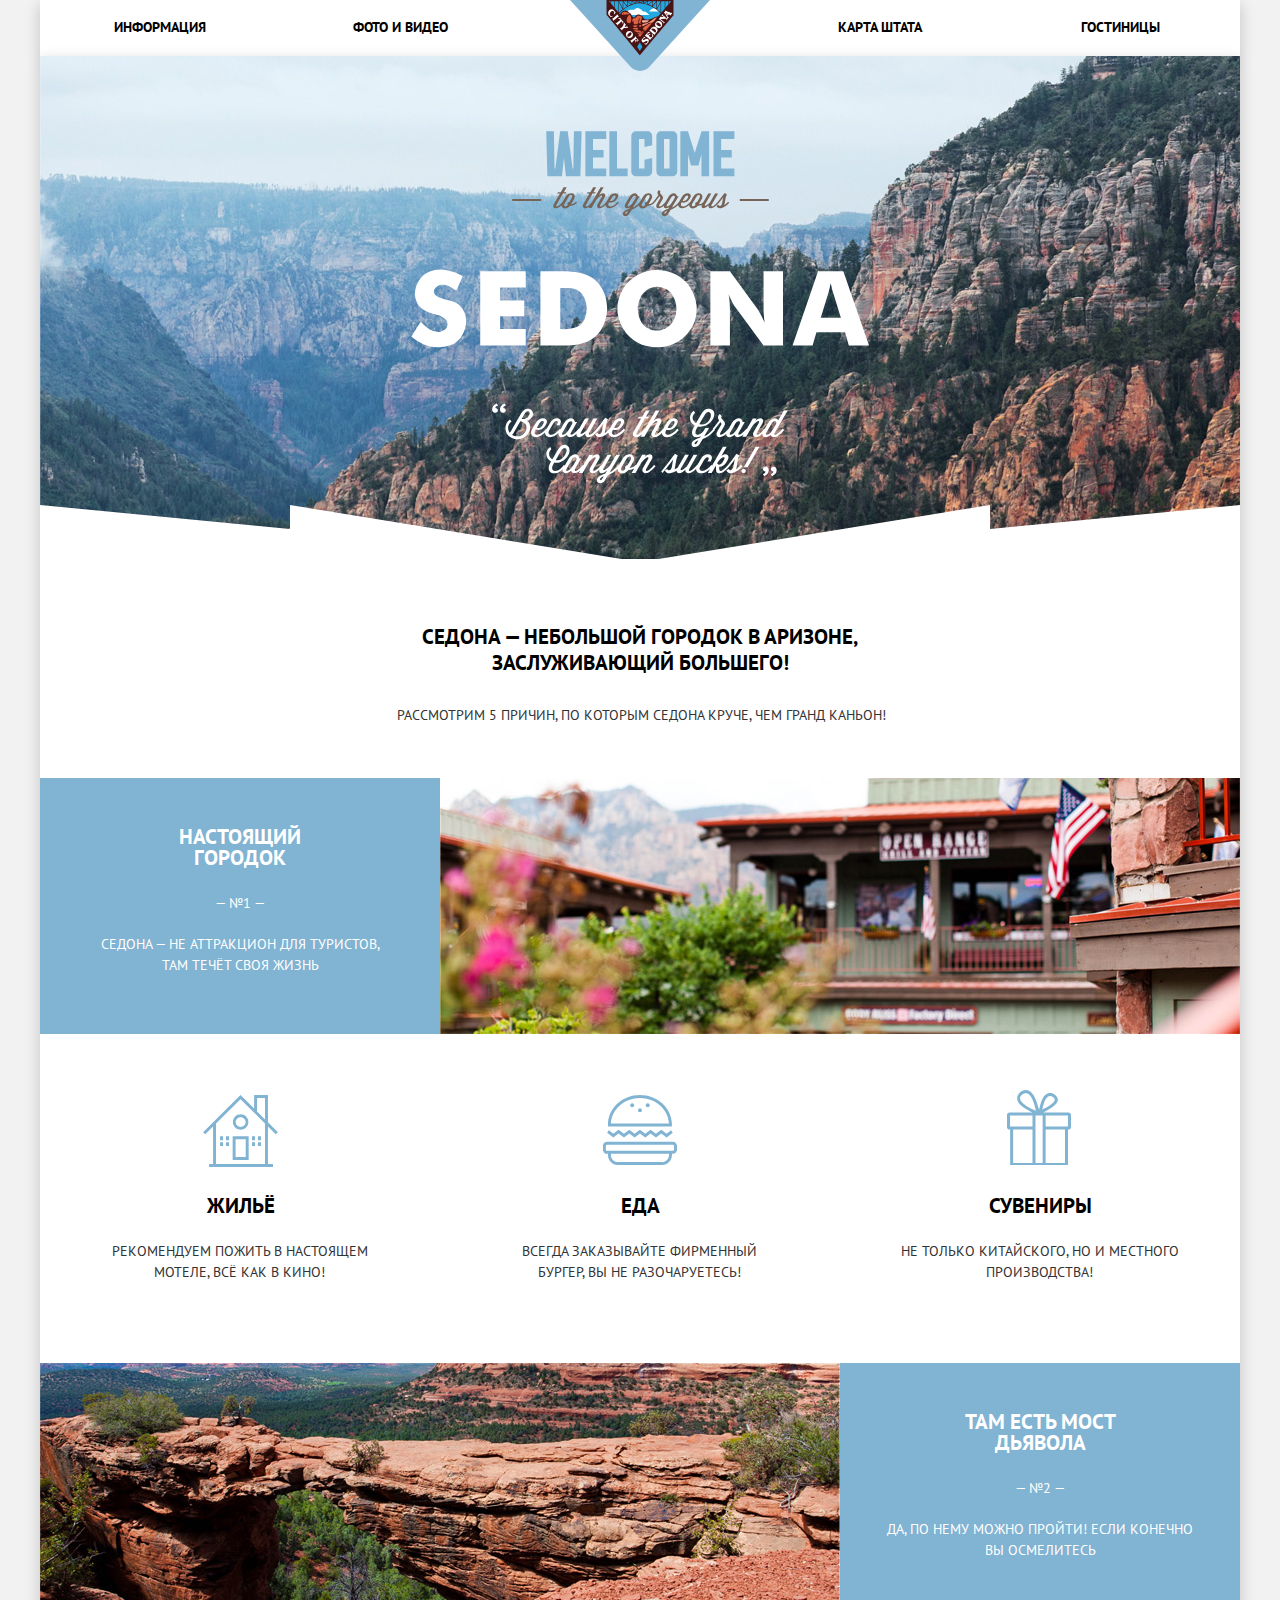
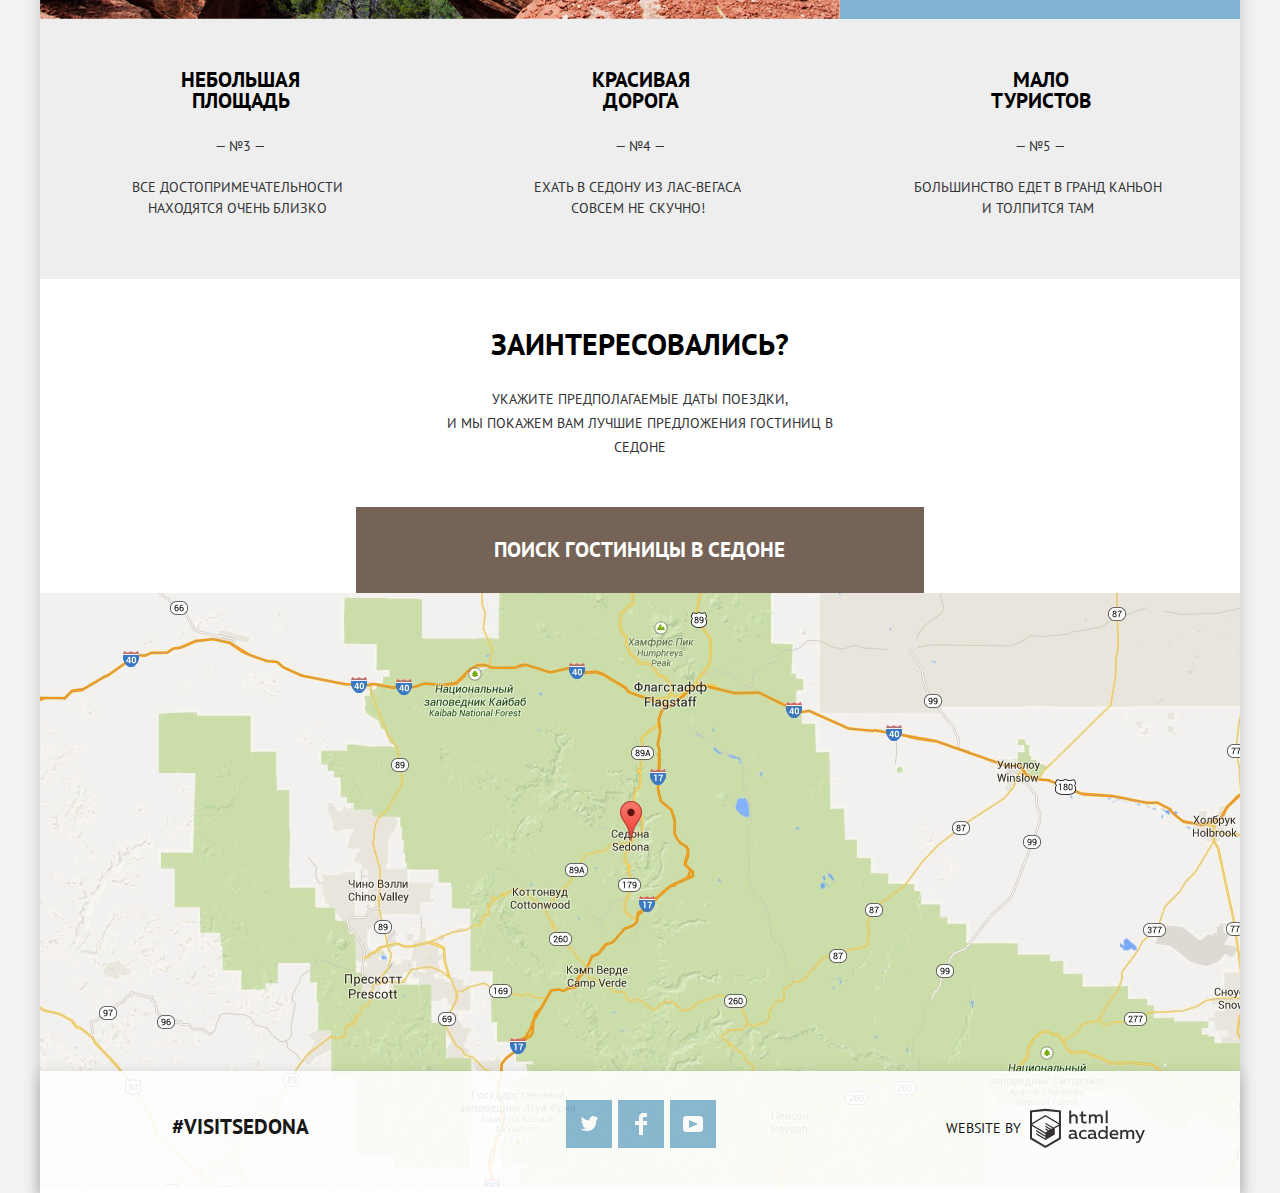
<file: index.html>
<!DOCTYPE html>
<html lang="ru">
<head>
	<title>Седона</title>
	<meta charset="utf-8">
	<link href="https://fonts.googleapis.com/css?family=PT+Sans:400,700" rel="stylesheet">
	<link href="css/normalize.css" rel="stylesheet">
	<link href="css/css.css" rel="stylesheet">
</head>
<body>
	<header class="main-header container">
		<nav class="main-navigation">
			<a class="main-navigation-logo" > 
				<img src="img/logo.svg" width="140" height="71" alt="Логотип Седоны">
			</a>
			<ul class="site-navigation">
				<li class="site-navigation-item"><a class="site-navigation-item-link"  href="info.html" aria-label="Перейти на страницу информации о Седоне">Информация</a></li>
				<li class="site-navigation-item"><a class="site-navigation-item-link" href="photo.html" aria-label="Перейти на страницу с фото и видео">Фото и видео</a></li>				
				<li class="site-navigation-item"><a class="site-navigation-item-link" href="map.html" aria-label="Перейти на страницу с картой штата">Карта штата</a></li>
				<li class="site-navigation-item"><a class="site-navigation-item-link" href="search.html" aria-label="Перейти на страницу выбора гостиницы">Гостиницы</a></li>
			</ul>			
		</nav>
	</header>
	<main class="container">
		<h1 class="visually-hidden">Седона</h1>
		<div class="introduction">
			<img src="img/intro-welcome.svg" width="459" height="353" alt="Добро пожаловать в прекрасную Седону! Лучше, чем Гранд Каньен">
		</div>
		<section class="info">
			<h2 class="info-title">Седона — небольшой городок в Аризоне, заслуживающий большего!</h2>
			<p class="info-desc">Рассмотрим 5 причин, по которым Седона круче, чем гранд каньон!</p>
			<ul class="features-list">
				<li class="features-item">
					<div class="features-item-wrapper">  
						<h3 class="features-item-title">Настоящий городок</h3>
						<p class="features-item-number">— №1 —</p>
						<p class="features-item-desc">Седона — не аттракцион для туристов, там течёт своя жизнь</p>
					</div>
					<img src="img/feature-1.jpg" width="800" height="256" alt="Умиротворенный пейзаж с домом и горами">
				</li>
				<li class="features-item">
					<h3 class="features-item-title">Жильё</h3>
					<p class="features-item-desc">Рекомендуем пожить в настоящем мотеле, всё как в кино!</p>
				</li>
				<li class="features-item">
					<h3 class="features-item-title">Еда</h3>
					<p class="features-item-desc">Всегда заказывайте фирменный бургер, вы не разочаруетесь!</p>
				</li>
				<li class="features-item">
					<h3 class="features-item-title">Сувениры</h3>
					<p class="features-item-desc">Не только китайского, но и местного производства!</p>
				</li>
				<li class="features-item">
					<img src="img/feature-5.jpg" width="800" height="256" alt="Пейзаж с ровным плато в горах">
					<div class="features-item-wrapper">
						<h3 class="features-item-title">Там есть Мост дьявола</h3>
						<p class="features-item-number">— №2 —</p>
						<p class="features-item-desc">Да, по нему можно пройти! Если конечно вы осмелитесь</p>
					</div>
				</li>
				<li class="features-item">
					<h3 class="features-item-title">Небольшая площадь</h3>
					<p class="features-item-number">— №3 —</p>
					<p class="features-item-desc">Все достопримечательности находятся очень близко</p>
				</li>
				<li class="features-item">
					<h3 class="features-item-title">Красивая дорога</h3>
					<p class="features-item-number">— №4 —</p>
					<p class="features-item-desc">Ехать в Седону из Лас-Вегаса совсем не скучно!</p>
				</li>
				<li class="features-item">
					<h3 class="features-item-title">Мало туристов</h3>
					<p class="features-item-number">— №5 —</p>
					<p class="features-item-desc">Большинство едет в гранд каньон  и толпится там</p>
				</li>				
			</ul>
		</section>
		<section class="search">
			<h2 class="search-title">Заинтересовались?</h2>
			<p class="search-desc"><span class="search-desc-wrapper">Укажите предполагаемые даты поездки,</span>и мы покажем вам лучшие предложения гостиниц в Седоне</p>
			<a href="search.html" class="button search-button">Поиск гостиницы в Седоне</a>
			<section class="search-dropdown">
				<h2 class="visually-hidden">Поиск гостиницы в Седонe</h2>
				<form class="search-form" method="post" action="https://echo.htmlacademy.ru">
					<p class="search-field ">
						<label class="search-field-title" for="field-arrival">Дата заезда:</label>
						<input class="search-field-arrival" id="field-arrival" type="text" name="date-arrival" placeholder="24 апреля 2017">
						<span class="calendar" tabindex="0">
							<svg xmlns="http://www.w3.org/2000/svg" width="21" height="22" viewBox="0 0 21 22"><path d="M19.251 2.025h-2.845V.648c0-.381-.294-.689-.656-.689-.363 0-.656.308-.656.689v1.377h-3.938V.648c0-.381-.294-.689-.655-.689-.363 0-.657.308-.657.689v1.377H5.906V.648c0-.381-.294-.689-.656-.689-.363 0-.657.308-.657.689v1.377H1.75C.784 2.025 0 2.847 0 3.862v16.302C0 21.179.784 22 1.75 22h17.501c.966 0 1.749-.821 1.749-1.836V3.862c0-1.015-.783-1.837-1.749-1.837zm.437 18.139a.448.448 0 0 1-.437.459H1.75a.45.45 0 0 1-.438-.459V3.862a.45.45 0 0 1 .438-.459h2.844v1.378c0 .381.294.689.657.689.362 0 .656-.308.656-.689V3.403h3.938v1.378c0 .381.294.689.657.689.361 0 .655-.308.655-.689V3.403h3.938v1.378c0 .381.293.689.656.689.362 0 .656-.308.656-.689V3.403h2.845c.241 0 .437.206.437.459v16.302z" fill="#cacaca"/><path d="M4.594 8.225h2.625v2.066H4.594zM4.594 11.668h2.625v2.067H4.594zM4.594 15.112h2.625v2.066H4.594zM9.188 15.112h2.625v2.066H9.188zM9.188 11.668h2.625v2.067H9.188zM9.188 8.225h2.625v2.066H9.188zM13.781 15.112h2.625v2.066h-2.625zM13.781 11.668h2.625v2.067h-2.625zM13.781 8.225h2.625v2.066h-2.625z" fill="#cacaca"/></svg>
						</span>			
					</p>
					<p class="search-field">
						<label class="search-field-title" for="field-exit">Дата выезда:</label>
						<input class="search-field-exit" id="field-exit" type="text" name="date-exit" placeholder="4 июля 2017">
						<span class="calendar" tabindex="0">
							<svg xmlns="http://www.w3.org/2000/svg" width="21" height="22" viewBox="0 0 21 22"><path d="M19.251 2.025h-2.845V.648c0-.381-.294-.689-.656-.689-.363 0-.656.308-.656.689v1.377h-3.938V.648c0-.381-.294-.689-.655-.689-.363 0-.657.308-.657.689v1.377H5.906V.648c0-.381-.294-.689-.656-.689-.363 0-.657.308-.657.689v1.377H1.75C.784 2.025 0 2.847 0 3.862v16.302C0 21.179.784 22 1.75 22h17.501c.966 0 1.749-.821 1.749-1.836V3.862c0-1.015-.783-1.837-1.749-1.837zm.437 18.139a.448.448 0 0 1-.437.459H1.75a.45.45 0 0 1-.438-.459V3.862a.45.45 0 0 1 .438-.459h2.844v1.378c0 .381.294.689.657.689.362 0 .656-.308.656-.689V3.403h3.938v1.378c0 .381.294.689.657.689.361 0 .655-.308.655-.689V3.403h3.938v1.378c0 .381.293.689.656.689.362 0 .656-.308.656-.689V3.403h2.845c.241 0 .437.206.437.459v16.302z" fill="#cacaca"/><path d="M4.594 8.225h2.625v2.066H4.594zM4.594 11.668h2.625v2.067H4.594zM4.594 15.112h2.625v2.066H4.594zM9.188 15.112h2.625v2.066H9.188zM9.188 11.668h2.625v2.067H9.188zM9.188 8.225h2.625v2.066H9.188zM13.781 15.112h2.625v2.066h-2.625zM13.781 11.668h2.625v2.067h-2.625zM13.781 8.225h2.625v2.066h-2.625z" fill="#cacaca"/></svg>
						</span>
					</p>
					<div class="search-field-wrapper">
					<p class="search-field">
						<label class="search-field-title" for="field-adult">Взрослые:</label>
						<span class="minus" tabindex="0"></span>
						<input class="search-field-adult" id="field-adult" type="text" name="quality-adult" value="2">
						<span class="plus" tabindex="0"></span>
					</p>
					<p class="search-field">
						<label class="search-field-title" for="field-child">Дети:</label>
						<span class="minus" tabindex="0"></span>	
						<input class="search-field-child" id="field-child" type="text" name="quality-child" value="0">
						<span class="plus" tabindex="0"></span>
					</p></div>
					<button class="button search-form-button" type="submit">Найти</button>
				</form>		
			</section>
		</section>
		<div class="map">
			<iframe src="https://www.google.com/maps/embed?pb=!1m18!1m12!1m3!1d13095.468241143704!2d-111.77751925409248!3d34.85956754864699!2m3!1f0!2f0!3f0!3m2!1i1024!2i768!4f13.1!3m3!1m2!1s0x872da132f942b00d%3A0x5548c523fa6c8efd!2z0KHQtdC00L7QvdCwLCDQkNGA0LjQt9C-0L3QsCA4NjMzNiwg0KHQqNCQ!5e0!3m2!1sru!2sru!4v1548354737320" width="1200" height="594" style="border:0" allowfullscreen></iframe>
			<img src="img/map.jpg" width="1200" height="594" alt="Карта штата с отметкой местоположения Седоны"> 
		</div>
	</main>
	<footer class="main-footer container"> 
		<p class="footer-tag">#visitSedona</p>
		<ul class="footer-social-list">
			<li class="footer-social-item"><a class="footer-social-item-link" href="https://twitter.com" aria-label="Перейти на страницу Седоны в Твиттере"><span class="visually-hidden">Twitter</span></a></li>
			<li class="footer-social-item"><a class="footer-social-item-link" href="https://ru-ru.facebook.com" aria-label="Перейти на страницу Седоны на Фэйсбуке"><span class="visually-hidden">Facebook</span></a></li>
			<li class="footer-social-item"><a class="footer-social-item-link" href="https://www.youtube.com" aria-label="Перейти на страницу Седоны на Ютьюбе"><span class="visually-hidden">YouTube</span></a></li>			
		</ul>
		<p class="footer-copyright">Website by
			<a class="footer-copyright-link" href="https://htmlacademy.ru/intensive/htmlcss" aria-label="Перейти на страницу HTMLAcademy">
				 <svg id="Layer_1" data-name="Layer 1" xmlns="http://www.w3.org/2000/svg" width="115" height="41" viewBox="0 0 108.08 36.85"><title>logo-htmlacademy-small1</title><path d="M44.61,26.88a2,2,0,0,0,.55-0.1v1.33a3.25,3.25,0,0,1-1.18.21,1.67,1.67,0,0,1-1.67-1,4.84,4.84,0,0,1-3.14,1.08c-1.51,0-2.91-.83-2.91-2.55,0-2.13,2-2.79,3.71-2.79a11.08,11.08,0,0,1,2.17.25v-0.3c0-1-.76-1.77-2.19-1.77a7.42,7.42,0,0,0-3,.64v-1.7a10.21,10.21,0,0,1,3.19-.55c2.36,0,3.81,1.12,3.81,3.65v3a0.54,0.54,0,0,0,.49.59h0.17Zm-6.44-1.13A1.35,1.35,0,0,0,39.63,27h0.11a3.39,3.39,0,0,0,2.41-1V24.58a9.72,9.72,0,0,0-1.81-.21c-1,0-2.16.33-2.16,1.38h0Zm12.36-6.11a5,5,0,0,1,2.57.64V22a4.08,4.08,0,0,0-2.3-.7,2.75,2.75,0,1,0,0,5.49,5,5,0,0,0,2.43-.64v1.71a6.27,6.27,0,0,1-2.76.57A4.21,4.21,0,0,1,46,24.51q0-.21,0-0.41a4.32,4.32,0,0,1,4.18-4.46h0.38Zm12.17,7.24a2,2,0,0,0,.55-0.1v1.33a3.25,3.25,0,0,1-1.18.21,1.67,1.67,0,0,1-1.67-1,4.84,4.84,0,0,1-3.14,1.08c-1.51,0-2.91-.83-2.91-2.55,0-2.13,2-2.79,3.71-2.79a11.08,11.08,0,0,1,2.17.25v-0.3c0-1-.76-1.77-2.19-1.77a7.42,7.42,0,0,0-3,.64v-1.7a10.21,10.21,0,0,1,3.19-.55c2.36,0,3.81,1.12,3.81,3.65v3a0.54,0.54,0,0,0,.49.59h0.17Zm-6.44-1.13A1.35,1.35,0,0,0,57.73,27h0.11a3.39,3.39,0,0,0,2.41-1V24.58a9.72,9.72,0,0,0-1.81-.21c-1.06,0-2.16.33-2.16,1.38h0ZM73,16V28.2H71.35V26.88a3.88,3.88,0,0,1-3.19,1.54,4.4,4.4,0,0,1,0-8.78,3.81,3.81,0,0,1,3,1.3V16H73Zm-4.53,5.22a2.76,2.76,0,1,0,0,5.52A2.86,2.86,0,0,0,71.15,25V23A2.91,2.91,0,0,0,68.49,21.27ZM79,19.64c3.31,0,4.46,2.68,3.92,5.09H76.7c0.21,1.5,1.67,2.11,3.19,2.11a6.11,6.11,0,0,0,2.64-.59v1.6a7.14,7.14,0,0,1-3,.57C77,28.42,74.78,27,74.78,24a4.18,4.18,0,0,1,4-4.39H79Zm0.09,1.54a2.28,2.28,0,0,0-2.44,2.1v0.06H81.3A2,2,0,0,0,79.13,21.18Zm5.73,7V19.87h1.65v1a3.81,3.81,0,0,1,2.78-1.27A2.86,2.86,0,0,1,91.89,21a4.12,4.12,0,0,1,2.91-1.33A3.06,3.06,0,0,1,98,23V28.2h-1.9V23.05a1.59,1.59,0,0,0-1.42-1.75H94.42a2.8,2.8,0,0,0-2.07,1.12V28.2h-1.9V23.05A1.59,1.59,0,0,0,89,21.31H88.8a3,3,0,0,0-2.21,1.29v5.63H84.86Zm21.31-8.33h1.9l-3.91,9.46c-0.9,2.17-2.09,2.86-3.35,2.86a4.76,4.76,0,0,1-1.1-.14V30.46a2.86,2.86,0,0,0,.85.12c0.9,0,1.58-.64,2.07-1.9l0.17-.42-4-8.4h2l2.86,6.29ZM38.73,1.46V6.22a3.81,3.81,0,0,1,2.7-1.14,3.25,3.25,0,0,1,3.44,3.4v5.15H43V8.72a1.81,1.81,0,0,0-1.61-2h-0.3a2.93,2.93,0,0,0-2.32,1.39v5.52h-1.9V1.46h1.9ZM49.94,2.31v3h3V6.91h-3v3.81c0,1.1.5,1.46,1.58,1.46a4.49,4.49,0,0,0,1.69-.33v1.6A6.8,6.8,0,0,1,51,13.8a2.55,2.55,0,0,1-2.86-2.74V6.89H46.58V5.26h1.5V2.74Zm5.4,11.31V5.28H57v1A3.81,3.81,0,0,1,59.77,5a2.86,2.86,0,0,1,2.6,1.33A4.12,4.12,0,0,1,65.28,5,3.06,3.06,0,0,1,68.44,8.4v5.21h-1.9V8.46a1.59,1.59,0,0,0-1.42-1.75H64.89a2.8,2.8,0,0,0-2.07,1.12v5.78h-1.9V8.46A1.59,1.59,0,0,0,59.5,6.71H59.27A3,3,0,0,0,57.06,8v5.63H55.34ZM71.17,1.45H73V13.6H71.17V1.45ZM14.71,0H14.55L0,1.54V28.21l14.55,8.66,14.55-8.66V1.54Zm12.5,27.1L14.55,34.64,1.9,27.12V16.18l12.59,7.5V25L5.86,19.9v1.31l8.68,5.21v1.39L5.87,22.65V24l8.68,5.21,8.75-5.24V18.31L27.2,16V27.12Zm0-12.53-3.48,2-1.6,1L14.51,13v1.31L21,18.23H21l-0.14.09-1,.54-5.37-3.2V17l4.24,2.52-1,.67-3.2-1.9v1.31l2.1,1.24L14.5,22.1,2,14.65,14.51,7.11Zm0-1.32L14.49,5.76,1.91,13.25v-10L14.56,1.92,27.21,3.25v10h0Z" transform="translate(0 -0.02)" fill="#231f20"/></svg>
			</a>
		</p>
	</footer>	
	<script src="js/script.js"></script>
</body>
</html>
</file>
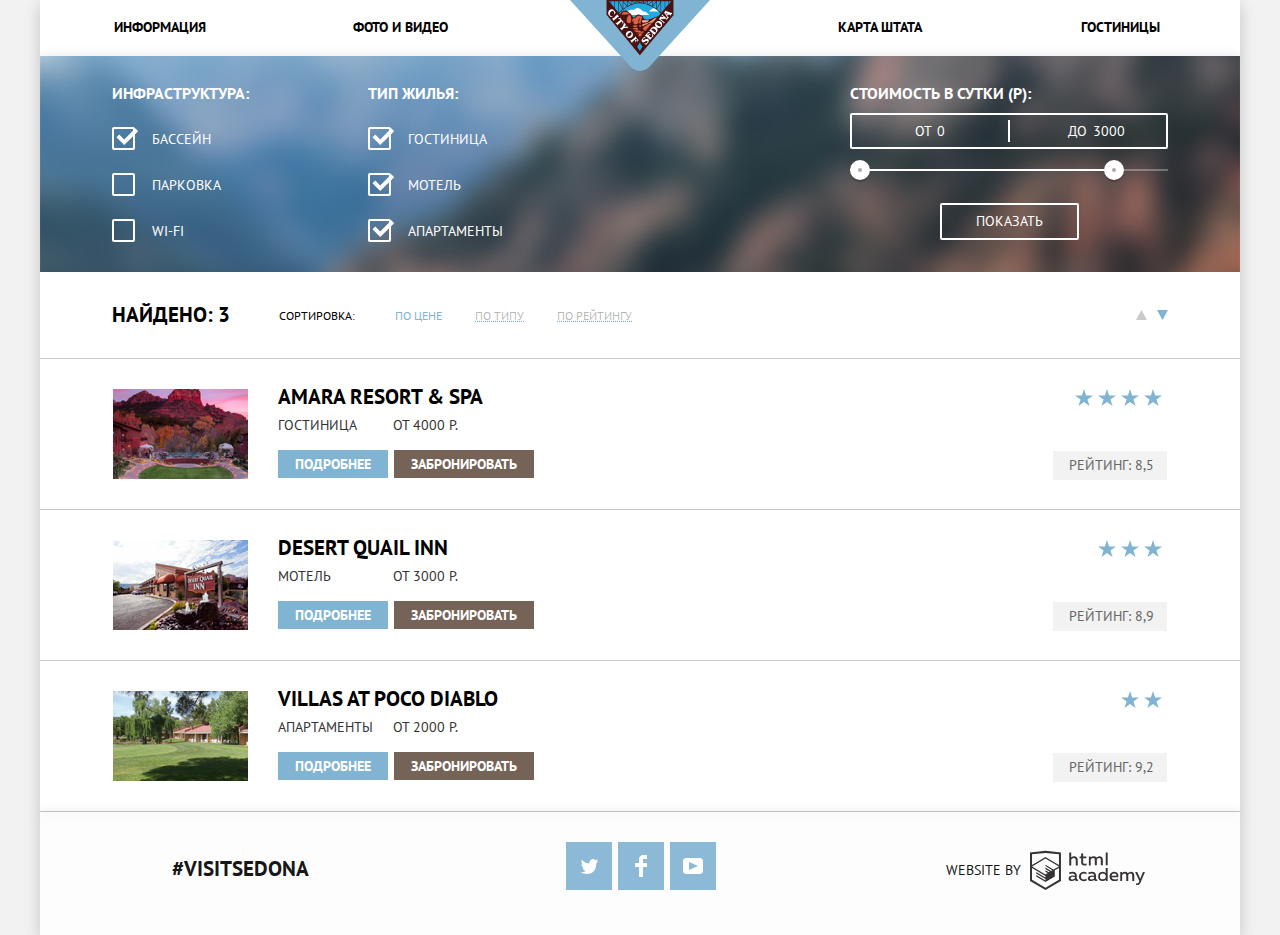
<file: search.html>
<!DOCTYPE html>
<html lang="ru">
<head>
	<title>Поиск гостиницы в Седоне</title>
	<meta charset="utf-8">
	<link href="https://fonts.googleapis.com/css?family=PT+Sans:400,700" rel="stylesheet">
	<link href="css/normalize.css" rel="stylesheet">
	<link href="css/css.css" rel="stylesheet">
</head>
<body>
	<header class="main-header container">
		<nav class="main-navigation">
			<a class="main-navigation-logo" href="index.html"> 
				<img src="img/logo.svg" width="140" height="71" alt="Логотип Седоны">
			</a>
			<ul class="site-navigation">
				<li class="site-navigation-item"><a class="site-navigation-item-link"  href="info.html" aria-label="Перейти на страницу информации о Седоне">Информация</a></li>
				<li class="site-navigation-item"><a class="site-navigation-item-link" href="photo.html" aria-label="Перейти на страницу с фото и видео">Фото и видео</a></li>				
				<li class="site-navigation-item"><a class="site-navigation-item-link" href="map.html" aria-label="Перейти на страницу с картой штата">Карта штата</a></li>
				<li class="site-navigation-item"><a class="site-navigation-item-link" href="search.html" aria-label="Перейти на страницу выбора гостиницы">Гостиницы</a></li>
			</ul>			
		</nav>
	</header>
	<main class="container">
		<section class="filters">
			<h2 class="visually-hidden">Фильтр гостиниц</h2>
			<form class="filters-form" method="post" action="https://echo.htmlacademy.ru">
				<div class="filters-form-wrapper">
				 <fieldset class="filters-form-checkbox">
				 	<legend class="filters-form-checkbox-title">Инфраструктура:</legend>
				 	<ul class="filters-form-checkbox-container">
				 		<li>				 			
				 			<input class="filters-form-checkbox-item visually-hidden" id="pool" type="checkbox" name="pool" checked>
				 			<label class="filters-form-checkbox-item-title" for="pool">Бассейн</label>
				 		</li>
				 		<li>				 			
				 			<input class="filters-form-checkbox-item visually-hidden" id="parking" type="checkbox" name="parking">
				 			<label class="filters-form-checkbox-item-title" for="parking">Парковка</label>
				 		</li>
				 		<li>				 			
				 			<input class="filters-form-checkbox-item visually-hidden" id="Wi-Fi" type="checkbox" name="Wi-Fi">
				 			<label class="filters-form-checkbox-item-title" for="Wi-Fi">Wi-Fi</label>
				 		</li>				 		
				 	</ul>
				 </fieldset>
				 <fieldset class="filters-form-checkbox">
				 	<legend class="filters-form-checkbox-title">Тип жилья:</legend>
				 	<ul class="filters-form-checkbox-container">
				 		<li>				 			
				 			<input class="filters-form-checkbox-item visually-hidden" id="hostel" type="checkbox" name="hostel" checked>
				 			<label class="filters-form-checkbox-item-title" for="hostel">Гостиница</label>
				 		</li>
				 		<li>				 			
				 			<input class="filters-form-checkbox-item visually-hidden" id="motel" type="checkbox" name="motel" checked>
				 			<label class="filters-form-checkbox-item-title" for="motel">Мотель</label>
				 		</li>
				 		<li>				 			
				 			<input class="filters-form-checkbox-item visually-hidden" id="apartments" type="checkbox" name="apartments" checked>
				 			<label class="filters-form-checkbox-item-title" for="apartments">Апартаменты</label>
				 		</li>				 		
				 	</ul>
				 </fieldset>
				</div>
				 <div class="filters-form-range">
				 	<div class="filters-form-range-title">Стоимость в сутки (Р):</div>
				 	<div class="filters-form-range-price-control">
		 		        <label class="min-price">от <input type="text" name="min-price" value="0"></label>
						<label class="max-price">до <input type="text" name="max-price" value="3000"></label>	
				 	</div>
				 	<div class="filters-form-range-controls">
		 		        <div class="scale">
  							<div class="bar"></div>
  						</div>
  						<div class="range-toggle range-toggle-min" tabindex="0"></div>
        				<div class="range-toggle range-toggle-max" tabindex="0"></div>
				 	</div>  
				 	<button class="button filter-button" type="submit">Показать</button>   				 	
				 </div>					
			</form>
		</section>
		<div class="results">			 
			<div class="result-sorting">
				<div class="result-sorting-container">
					<span class="result-sorting-number">Найдено: 3</span>				
					<p class="result-sorting-title">Сортировка:</p>
					<ul class="result-sorting-list">
						<li><span class="result-sorting-item active">По цене</span></li>
						<li><a class="result-sorting-item" href="#" aria-label="Сортировать по типу">По типу</a></li>
						<li><a class="result-sorting-item" href="#" aria-label="Сортировать по рейтингу">По рейтингу</a></li>	
					</ul>
				</div>
				<div class="result-sorting-arrow">
					<ul class="result-sorting-arrow-list">
						<li><a class="result-sorting-arrow-top" href="#" aria-label="Сортировать по возрастанию">
						<svg xmlns="http://www.w3.org/2000/svg" width="11" height="10" viewBox="0 0 11 10"><path fill="#cacaca" d="M5.5 0L0 10h11z"/></svg>
					</a></li>
					<li><a class="result-sorting-arrow-down active" href="#" aria-label="Сортировать по убыванию">
						<svg xmlns="http://www.w3.org/2000/svg" width="11" height="10" viewBox="0 0 11 10"><path fill="#cacaca" d="M5.5 10L0 0h11"/></svg>
					</a></li>
				</ul>					
				</div>						
			</div>
			<section class="results-content">
				<h2 class="visually-hidden">Результаты поиска</h2>
				<ul class="results-list">
					<li class="results-item">
						<article class="results-item-content">
							<div class="results-item-container">
							<a class="results-item-content-link" href="#">
								<img src="img/hotel-1.jpg" width="135" height="90" alt="Amara Resort and Spa">
							</a>
							<div class="results-item-wrapper">				
								<h3 class="results-item-content-title"><a class="results-item-content-title-link" href="#">Amara Resort &amp; Spa</a></h3>
								<p class="results-item-content-desc">
									<span class="results-item-content-desc-type">Гостиница</span>
									<span class="results-item-content-desc-price">От 4000 Р.</span>			
								</p>
								<a  class="results-item-content-link button button-more" href="#">Подробнее</a>
								<a class="results-item-content-link button button-book" href="#">Забронировать</a>
							</div>
						</div>
							<div class="results-item-content-rating">
								<ul class="results-item-content-rating-star">
									<li><img src="img/star.svg" width="18" height="17" alt="Рейтинг отеля 4 звезды"></li>
									<li><img src="img/star.svg" width="18" height="17" alt=""></li>
									<li><img src="img/star.svg" width="18" height="17" alt=""></li>
									<li><img src="img/star.svg" width="18" height="17" alt=""></li>
								</ul>								
								<span class="results-item-content-rate">Рейтинг: 8,5</span>
							</div>							
						</article>						
					</li>
					<li class="results-item">
						<article class="results-item-content">
							<div class="results-item-container">
							<a class="results-item-content-link" href="#">
								<img src="img/hotel-2.jpg" width="135" height="90" alt="Desert Quail Inn">
							</a>
							<div class="results-item-wrapper">
								<h3 class="results-item-content-title"><a class="results-item-content-title-link" href="#">Desert Quail Inn</a></h3>
								<p class="results-item-content-desc">
									<span class="results-item-content-desc-type">Мотель</span>
									<span class="results-item-content-desc-price">От 3000 Р.</span>			
								</p>
								<a  class="results-item-content-link button button-more" href="#">Подробнее</a>
								<a class="results-item-content-link button button-book" href="#">Забронировать</a>
							</div>
						</div>
							<div class="results-item-content-rating">
								<ul class="results-item-content-rating-star">
									<li><img src="img/star.svg" width="18" height="17" alt="Рейтинг отеля 3 звезды"></li>
									<li><img src="img/star.svg" width="18" height="17" alt=""></li>
									<li><img src="img/star.svg" width="18" height="17" alt=""></li>
								</ul>		
								<span class="results-item-content-rate">Рейтинг: 8,9</span>				
							</div>							
						</article>						
					</li>
					<li class="results-item">
						<article class="results-item-content">
							<div class="results-item-container">
							<a class="results-item-content-link" href="#">
								<img src="img/hotel-3.jpg" width="135" height="90" alt="Villas at Poco Diablo">
							</a>
							<div class="results-item-wrapper">
								<h3 class="results-item-content-title"><a class="results-item-content-title-link" href="#">Villas at Poco Diablo</a></h3>
								<p class="results-item-content-desc">
									<span class="results-item-content-desc-type">Апартаменты</span>
									<span class="results-item-content-desc-price">От 2000 Р.</span>			
								</p>
								<a  class="results-item-content-link button button-more" href="#">Подробнее</a>
								<a class="results-item-content-link button button-book" href="#">Забронировать</a>
							</div>
						</div>
							<div class="results-item-content-rating">
								<ul class="results-item-content-rating-star">
									<li><img src="img/star.svg" width="18" height="17" alt="Рейтинг отеля 2 звезды"></li>
									<li><img src="img/star.svg" width="18" height="17" alt=""></li>
								</ul>
								<span class="results-item-content-rate">Рейтинг: 9,2</span>					
							</div>							
						</article>							
					</li>
				</ul>				
			</section>
		</div>
	</main>
	<footer class="main-footer container inner"> 
		<p class="footer-tag">#visitSedona</p>
		<ul class="footer-social-list">
			<li class="footer-social-item"><a class="footer-social-item-link" href="https://twitter.com" aria-label="Перейти на страницу Седоны в Твиттере"><span class="visually-hidden">Twitter</span></a></li>
			<li class="footer-social-item"><a class="footer-social-item-link" href="https://ru-ru.facebook.com" aria-label="Перейти на страницу Седоны на Фэйсбуке"><span class="visually-hidden">Facebook</span></a></li>
			<li class="footer-social-item"><a class="footer-social-item-link" href="https://www.youtube.com" aria-label="Перейти на страницу Седоны на Ютьюбе"><span class="visually-hidden">YouTube</span></a></li>			
		</ul>
		<p class="footer-copyright">Website by
			<a class="footer-copyright-link" href="https://htmlacademy.ru/intensive/htmlcss" aria-label="Перейти на страницу HTMLAcademy">
				 <svg id="Layer_1" data-name="Layer 1" xmlns="http://www.w3.org/2000/svg" width="115" height="41" viewBox="0 0 108.08 36.85"><title>logo-htmlacademy-small1</title><path d="M44.61,26.88a2,2,0,0,0,.55-0.1v1.33a3.25,3.25,0,0,1-1.18.21,1.67,1.67,0,0,1-1.67-1,4.84,4.84,0,0,1-3.14,1.08c-1.51,0-2.91-.83-2.91-2.55,0-2.13,2-2.79,3.71-2.79a11.08,11.08,0,0,1,2.17.25v-0.3c0-1-.76-1.77-2.19-1.77a7.42,7.42,0,0,0-3,.64v-1.7a10.21,10.21,0,0,1,3.19-.55c2.36,0,3.81,1.12,3.81,3.65v3a0.54,0.54,0,0,0,.49.59h0.17Zm-6.44-1.13A1.35,1.35,0,0,0,39.63,27h0.11a3.39,3.39,0,0,0,2.41-1V24.58a9.72,9.72,0,0,0-1.81-.21c-1,0-2.16.33-2.16,1.38h0Zm12.36-6.11a5,5,0,0,1,2.57.64V22a4.08,4.08,0,0,0-2.3-.7,2.75,2.75,0,1,0,0,5.49,5,5,0,0,0,2.43-.64v1.71a6.27,6.27,0,0,1-2.76.57A4.21,4.21,0,0,1,46,24.51q0-.21,0-0.41a4.32,4.32,0,0,1,4.18-4.46h0.38Zm12.17,7.24a2,2,0,0,0,.55-0.1v1.33a3.25,3.25,0,0,1-1.18.21,1.67,1.67,0,0,1-1.67-1,4.84,4.84,0,0,1-3.14,1.08c-1.51,0-2.91-.83-2.91-2.55,0-2.13,2-2.79,3.71-2.79a11.08,11.08,0,0,1,2.17.25v-0.3c0-1-.76-1.77-2.19-1.77a7.42,7.42,0,0,0-3,.64v-1.7a10.21,10.21,0,0,1,3.19-.55c2.36,0,3.81,1.12,3.81,3.65v3a0.54,0.54,0,0,0,.49.59h0.17Zm-6.44-1.13A1.35,1.35,0,0,0,57.73,27h0.11a3.39,3.39,0,0,0,2.41-1V24.58a9.72,9.72,0,0,0-1.81-.21c-1.06,0-2.16.33-2.16,1.38h0ZM73,16V28.2H71.35V26.88a3.88,3.88,0,0,1-3.19,1.54,4.4,4.4,0,0,1,0-8.78,3.81,3.81,0,0,1,3,1.3V16H73Zm-4.53,5.22a2.76,2.76,0,1,0,0,5.52A2.86,2.86,0,0,0,71.15,25V23A2.91,2.91,0,0,0,68.49,21.27ZM79,19.64c3.31,0,4.46,2.68,3.92,5.09H76.7c0.21,1.5,1.67,2.11,3.19,2.11a6.11,6.11,0,0,0,2.64-.59v1.6a7.14,7.14,0,0,1-3,.57C77,28.42,74.78,27,74.78,24a4.18,4.18,0,0,1,4-4.39H79Zm0.09,1.54a2.28,2.28,0,0,0-2.44,2.1v0.06H81.3A2,2,0,0,0,79.13,21.18Zm5.73,7V19.87h1.65v1a3.81,3.81,0,0,1,2.78-1.27A2.86,2.86,0,0,1,91.89,21a4.12,4.12,0,0,1,2.91-1.33A3.06,3.06,0,0,1,98,23V28.2h-1.9V23.05a1.59,1.59,0,0,0-1.42-1.75H94.42a2.8,2.8,0,0,0-2.07,1.12V28.2h-1.9V23.05A1.59,1.59,0,0,0,89,21.31H88.8a3,3,0,0,0-2.21,1.29v5.63H84.86Zm21.31-8.33h1.9l-3.91,9.46c-0.9,2.17-2.09,2.86-3.35,2.86a4.76,4.76,0,0,1-1.1-.14V30.46a2.86,2.86,0,0,0,.85.12c0.9,0,1.58-.64,2.07-1.9l0.17-.42-4-8.4h2l2.86,6.29ZM38.73,1.46V6.22a3.81,3.81,0,0,1,2.7-1.14,3.25,3.25,0,0,1,3.44,3.4v5.15H43V8.72a1.81,1.81,0,0,0-1.61-2h-0.3a2.93,2.93,0,0,0-2.32,1.39v5.52h-1.9V1.46h1.9ZM49.94,2.31v3h3V6.91h-3v3.81c0,1.1.5,1.46,1.58,1.46a4.49,4.49,0,0,0,1.69-.33v1.6A6.8,6.8,0,0,1,51,13.8a2.55,2.55,0,0,1-2.86-2.74V6.89H46.58V5.26h1.5V2.74Zm5.4,11.31V5.28H57v1A3.81,3.81,0,0,1,59.77,5a2.86,2.86,0,0,1,2.6,1.33A4.12,4.12,0,0,1,65.28,5,3.06,3.06,0,0,1,68.44,8.4v5.21h-1.9V8.46a1.59,1.59,0,0,0-1.42-1.75H64.89a2.8,2.8,0,0,0-2.07,1.12v5.78h-1.9V8.46A1.59,1.59,0,0,0,59.5,6.71H59.27A3,3,0,0,0,57.06,8v5.63H55.34ZM71.17,1.45H73V13.6H71.17V1.45ZM14.71,0H14.55L0,1.54V28.21l14.55,8.66,14.55-8.66V1.54Zm12.5,27.1L14.55,34.64,1.9,27.12V16.18l12.59,7.5V25L5.86,19.9v1.31l8.68,5.21v1.39L5.87,22.65V24l8.68,5.21,8.75-5.24V18.31L27.2,16V27.12Zm0-12.53-3.48,2-1.6,1L14.51,13v1.31L21,18.23H21l-0.14.09-1,.54-5.37-3.2V17l4.24,2.52-1,.67-3.2-1.9v1.31l2.1,1.24L14.5,22.1,2,14.65,14.51,7.11Zm0-1.32L14.49,5.76,1.91,13.25v-10L14.56,1.92,27.21,3.25v10h0Z" transform="translate(0 -0.02)" fill="#231f20"/></svg>
			</a>
		</p>
	</footer>
</body>
</html>
</file>
<file: css/css.css>
body {
    position: relative;
    min-width: 1280px;
    margin: 0;
    padding: 0;
    font-family: "PT Sans", Arial, sens-serif;
    font-size: 14px;
    line-height: 21px;
    font-weight: 400;
    color: #333333;
    text-transform: uppercase;
    background-color: #f2f2f2;
}

a {
    text-decoration: none;
}

img {
    max-width: 100%;
    height: auto;
}

.container {
    width: 1200px;
    margin: 0 auto;
    padding: 0;
    background-color: #ffffff;
    -webkit-box-shadow: 0px 5px 15px 0px rgba(0, 1, 1, 0.2);
            box-shadow: 0px 5px 15px 0px rgba(0, 1, 1, 0.2);
}

.visually-hidden,
input[type="checkbox"].visually-hidden,
input[type="radio"].visually-hidden {
    position: absolute;
    font-size: 0;
    width: 1px;
    height: 1px;
    margin: -1px;
    border: 0;
    padding: 0;
    white-space: nowrap;
    -webkit-clip-path: inset(100%);
    clip-path: inset(100%);
    clip: rect(0 0 0 0);
    overflow: hidden;
}

.main-navigation-logo {
    position: absolute;
    top: 0;
    left: 530px;
    width: 140px;
    height: 71px;
    z-index: 1;
}

.main-navigation {
    position: relative;
    line-height: 26px;
    color: #000000;
    font-weight: 700;
}

.site-navigation,
.features-list,
.footer-social-list,
.filters-form-checkbox-container,
.result-sorting-list,
.results-list {
    list-style: none;
}

.site-navigation {
    display: -webkit-box;
    display: -ms-flexbox;
    display: flex;
    -ms-flex-wrap: wrap;
        flex-wrap: wrap;
    margin: 0;
    padding: 0;
}

.site-navigation-item {
    width: 240px;
    -webkit-box-sizing: border-box;
            box-sizing: border-box;
    margin: 0;
    padding: auto;
    padding-top: 14px;
    padding-bottom: 16px;
    text-align: center;
    word-wrap: break-word;
}

.site-navigation-item:nth-child(4n+2) {
    margin-right: 240px;
}


.site-navigation-item-link {
    color: #000000;
}

.site-navigation-item-link:hover,
.site-navigation-item-link:focus {
    color: #81b3d2;
    outline: none;
}

.site-navigation-item-link:active {
    color: rgba(0, 0, 0, 0.3);
}

.site-navigation-item-link.active {
    color: #766357;
}

.introduction {
    position: relative;
    margin-bottom: 65px;
    background-color: #81b3d2;
    background-image: url("../img/background-photo.jpg");
    background-repeat: no-repeat;
    background-position: center -85px;
}

.introduction:after {
    position: absolute;
    bottom: -5px;
    content: "";
    z-index: 1;
    width: 100%;
    height: 59px;
    background-image: url("../img/polygon.svg");
}

.introduction img {
    display: block;
    padding: 75px 0px;
    margin: 0 auto;
}

.info {
    margin: 0;
    padding: 0;
}

.info-title {
    display: block;
    margin: 0 auto;
    margin-bottom: 26px;
    padding: 0px;
    width: 610px;
    font-size: 21px;
    line-height: 26px;
    font-weight: 700;
    color: #000000;
    text-align: center;
}

.info-desc {
    display: block;
    padding: 0;
    padding-left: 3px;
    margin: 0;
    margin-bottom: 50px;
    line-height: 26px;
    font-weight: 400;
    color: #333333;
    text-align: center;
}

.features-item-title {
    display: block;
    width: 151px;
    padding: 0 auto;
    margin: 0 auto;
    margin-bottom: 25px;
    font-size: 21px;
    line-height: 21px;
    color: #000000;
    font-weight: 700;
    text-align: center;
}

.features-item-number,
.features-item-desc {
    margin: 0;
    padding: 0;
    text-align: center;
    color: #333333;
}

.features-item-number {
    margin-bottom: 20px;
}

.features-list {
    display: -webkit-box;
    display: -ms-flexbox;
    display: flex;
    -ms-flex-wrap: wrap;
        flex-wrap: wrap;
    padding: 0;
    margin: 0;
    margin-bottom: 47px;
}

.features-item-wrapper {
    width: 400px;
    padding: 48px 45px 46px 45px;
    -webkit-box-sizing: border-box;
            box-sizing: border-box;
}

.features-item:first-child .features-item-desc {
    padding: 0 10px;
}

.features-item:first-child,
.features-item:nth-child(5) {
    display: -webkit-box;
    display: -ms-flexbox;
    display: flex;
    background-color: #81b3d2;
}

.features-item:first-child h3,
.features-item:nth-child(5) h3 {
    color: #ffffff;
}

.features-item:first-child p,
.features-item:nth-child(5) p {
    color: #ffffff;
}

.features-item:nth-child(6),
.features-item:nth-child(7),
.features-item:nth-child(8) {
    background-color: #eeeeee;
}

.features-item:nth-child(2) .features-item-title,
.features-item:nth-child(3) .features-item-title,
.features-item:nth-child(4) .features-item-title {
    position: relative;
    margin: 0;
    padding: 0;
    margin-top: 161px;
    margin-left: 125px;
    margin-bottom: 25px;
    text-align: center;
}

.features-item:nth-child(2) .features-item-desc,
.features-item:nth-child(3) .features-item-desc,
.features-item:nth-child(4) .features-item-desc {
    margin: 0;
    margin-left: 57px;
    margin-right: 58px;
    margin-bottom: 80px;
    padding: 0;
    width: 285px;
}

.features-item:nth-child(2) .features-item-title:before,
.features-item:nth-child(3) .features-item-title:before,
.features-item:nth-child(4) .features-item-title:before {
    position: absolute;
    content: "";
    width: 75px;
    height: 75px;
}

.features-item:nth-child(2) .features-item-title:before {
    top: -100px;
    left: 38px;
    background-image: url("../img/icon-1.svg");
    background-repeat: no-repeat;
}

.features-item:nth-child(3) .features-item-title:before {
    top: -100px;
    left: 38px;
    background-image: url("../img/icon-3.svg");
    background-repeat: no-repeat;
}

.features-item:nth-child(4) .features-item-title:before {
    top: -105px;
    left: 42px;
    background-image: url("../img/icon-2.svg");
    background-repeat: no-repeat;
}

.features-item:nth-child(6) .features-item-title,
.features-item:nth-child(7) .features-item-title,
.features-item:nth-child(8) .features-item-title {
    b margin: 0;
    padding: 0;
    margin-top: 50px;
    margin-left: 125px;
    margin-bottom: 25px;
    text-align: center;
}

.features-item:nth-child(6) .features-item-desc,
.features-item:nth-child(7) .features-item-desc,
.features-item:nth-child(8) .features-item-desc {
    margin: 0;
    margin-left: 57px;
    margin-right: 62px;
    margin-bottom: 60px;
    padding: 0 10px;
    width: 261px;
}

.search-title {
    font-size: 30px;
    line-height: 36px;
    color: #000000;
    font-weight: 700;
    text-align: center;
}

.search-desc {
    width: 435px;
    margin: 0 auto;
    margin-bottom: 48px;
    padding: 0;
    line-height: 24px;
    text-align: center;
    color: #333333;
}

.search-desc-wrapper {
    display: block;
    margin: 0 auto;
    width: 326px;
}

.button {
    font-size: 21px;
    line-height: 26px;
    font-weight: 700;
    color: #ffffff;
}

.search-button {
    display: block;
    width: 568px;
    padding: 30px 138px;
    margin: 0 auto;
    background-color: #766357;
    -webkit-box-sizing: border-box;
            box-sizing: border-box;
    white-space: nowrap;
}

.search-button:hover,
.search-button:focus {
    background-color: #604e43;
}

.search-button:active {
    color: rgba(255, 255, 255, 0.3);
    background-color: #503e33;
}

.map {
    position: relative;
    min-height: 594px;
}

.map iframe {
    position: relative;
    z-index: 2;
    border: none;
}

.map img {
    width: 1200px;
    height: 594px;
    position: absolute;
    top: 0;
    left: 0;
    z-index: 1;
}

.main-footer {
    position: absolute;
    bottom: 0;
    left: 50%;
    margin-left: -600px;
    z-index: 2;
    padding-top: 7px;
    background-color: #ffffff;
    opacity: 0.9;
}

.footer-tag {
    margin: 36px 132px 53px 132px;
    font-size: 21px;
    line-height: 26px;
    font-weight: 700;
    color: #000000;
    text-align: center;
}

.footer-social-list {
    width: 160px;
    padding: 0;
    margin-top: 22px;
    margin-left: 125px;
    margin-right: 210px;
    display: -webkit-box;
    display: -ms-flexbox;
    display: flex;
    -ms-flex-wrap: wrap;
        flex-wrap: wrap;
    -ms-flex-line-pack: start;
        align-content: flex-start;
}

.footer-social-item-link {
    display: block;
    width: 46px;
    height: 48px;
    margin-right: 6px;
    margin-bottom: 6px;
    background-color: #81b3d2;
    background-repeat: no-repeat;
    background-position: center;
}

.footer-social-item-link:hover,
.footer-social-item-link:focus {
    background-color: #669ec0;
}

.footer-social-item-link:active {
    background-color: #5496bd;
}

.footer-social-item:last-child a {
    margin-right: 0;
}

.footer-social-item:first-child a {
    background-image: url("../img/twitter.svg");
}

.footer-social-item:first-child a:active {
    background-image: url("../img/twitter-act.svg");
}

.footer-social-item:nth-child(2) a {
    background-image: url("../img/fb-icon.svg");
}

.footer-social-item:nth-child(2) a:active {
    background-image: url("../img/fb-icon-act.svg");
}

.footer-social-item:nth-child(3) a {
    background-image: url("../img/youtube.svg");
}

.footer-social-item:nth-child(3) a:active {
    background-image: url("../img/youtube-act.svg");
}

.footer-copyright {
    position: relative;
    margin-top: 37px;
    padding-left: 10px;
    line-height: 26px;
    color: #000000;
    text-align: center;
}

.footer-copyright-link {
    position: absolute;
    top: -7px;
    left: 94px;
}

.search-field-title {
    font-size: 14px;
    line-height: 26px;
    color: #000000;
    text-align: left;
    font-weight: 700;
}

.footer-copyright-link:hover path,
.footer-copyright-link:focus path {
    fill: #81b3d2;
}

.footer-copyright-link:focus {
    outline: none;
}

.footer-copyright-link:active path {
    fill: #bdbbbc;
}

.search-field input {
    line-height: 26px;
    font-weight: 700;
    color: #000000;
    background-color: #f2f2f2;
    border: none;
}

.search-field input:hover {
    background-color: #ebebeb;
    border: none;
}

.search-field input:focus {
    background-color: #ffffff;
    outline: 2px solid #e5e5e5;
}

.search-field input::-webkit-input-placeholder {
    font-size: 14px;
    line-height: 26px;
    font-weight: 700;
    color: #000000;
}

.search-field input:-moz-placeholder {
    font-size: 14px;
    line-height: 26px;
    font-weight: 700;
    color: #000000;
}

.search-field input::-moz-placeholder {
    font-size: 14px;
    line-height: 26px;
    font-weight: 700;
    color: #000000;
}

.search-field input:-ms-input-placeholder {
    font-size: 14px;
    line-height: 26px;
    font-weight: 700;
    color: #000000;
}

.search-form-button {
    font-size: 21px;
    line-height: 26px;
    font-weight: 700;
    text-transform: uppercase;
    width: 458px;
    padding: 17px 195px;
    -webkit-box-sizing: border-box;
            box-sizing: border-box;
    background-color: #81b3d2;
    border: none;
}

.search-form-button:hover,
.search-form-button:focus {
    background-color: #669ec0;
}

.search-form-button:active {
    color: rgba(255, 255, 255, 0.3);
    background-color: #5496bd;
}

.filters-form-checkbox {
    border: none;
}

.filters {
    background-color: #81b3d2;
    background-image: url("../img/filter-background.jpg");
    background-repeat: no-repeat;
    background-position: center;
}

.filters-form-checkbox-title,
.filters-form-range-title {
    font-size: 16px;
    line-height: 21px;
    color: #ffffff;
    font-weight: 700;
}

.filters-form-checkbox-item-title,
.filters-form-range-limits-lower,
.filters-form-range-limits-top {
    line-height: 21px;
    color: #ffffff;
}

.filter-button {
    display: block;
    margin: 0 auto;
    padding: 6px 34px;
    font-size: 14px;
    line-height: 21px;
    color: #ffffff;
    font-weight: 400;
    text-transform: inherit;
    background-color: transparent;
    border: 2px solid #ffffff;
    border-radius: 2px;
    cursor: pointer;
}

.filter-button:hover,
.filter-button:focus {
    color: #000000;
    background-color: #ffffff;
    outline: none;
}

.result-sorting-number {
    min-width: 117px;
    margin: 0;
    margin-right: 47px;
    font-size: 21px;
    line-height: 26px;
    color: #000000;
    font-weight: 700;
}

.result-sorting-title,
.result-sorting-item {
    font-size: 12px;
    line-height: 18px;
    font-weight: 400;
}

.result-sorting-title {
    margin: 0;
    padding: 0;
    padding-top: 5px;
    padding-left: 2px;
    color: #000000;
}

.result-sorting-item {
    color: rgba(0, 0, 0, 0.3);
    text-decoration: underline;
    -webkit-text-decoration-color: #81b3d2;
            text-decoration-color: #81b3d2;
    -webkit-text-decoration-style: dotted;
            text-decoration-style: dotted;
}

.result-sorting-item.active {
    color: #81b3d2;
    text-decoration: none;
}

.result-sorting-item:hover,
.result-sorting-item:focus {
    color: #81b3d2;
}

.result-sorting-item:active {
    color: #000000;
    text-decoration: none;
}

.results-item-content-title-link {
    font-size: 21px;
    line-height: 26px;
    color: #000000;
    font-weight: 700;
}

.results-item-content-title-link:hover,
.results-item-content-title-link:focus {
    color: #81b3d2;
    outline: none;
}

.results-item-content-title-link:active {
    color: rgba(0, 0, 0, 0.3);
}

.results-item-content-desc-type,
.results-item-content-desc-price {
    line-height: 21px;
    color: #333333;
}

.button-more {    
    font-size: 14px;
    line-height: 21px;
    background-color: #81b3d2;
}

.button-more:hover,
.button-more:focus {
    background-color: #669ec0;
}

.button-more:active {
    color: rgba(255, 255, 255, 0.3);
    background-color: #5496bd;
}

.button-book {
    font-size: 14px;
    line-height: 21px;
    background-color: #766357;
}

.button-book:hover,
.button-book:focus {
    background-color: #604e43;
}

.button-book:active {
    color: rgba(255, 255, 255, 0.3);
    background-color: #503e33;
}

.results-item-content-rate {
    color: #666666;
    background-color: #f2f2f2;
}

.search-dropdown {
    display: none;
    position: absolute;
    z-index: 10;
    top: 243px;
    left: 315px;
    width: 568px;
    -webkit-box-shadow: 0px 7px 15px 0px rgba(0, 1, 1, 0.15);
            box-shadow: 0px 7px 15px 0px rgba(0, 1, 1, 0.15);
    padding: 55px 57px;
    -webkit-box-sizing: border-box;
            box-sizing: border-box;
    background-color: #ffffff;
}

.search {
    position: relative;
}

.search-dropdown-show {
    display: block;
    -webkit-animation: bounce 0.5s;
            animation: bounce 0.5s;
}

@-webkit-keyframes bounce {
    0% {
        -webkit-transform: translateY(-86px);
                transform: translateY(-86px);
    }
    100% {
        -webkit-transform: translateY(0);
                transform: translateY(0);
    }
}

@keyframes bounce {
    0% {
        -webkit-transform: translateY(-86px);
                transform: translateY(-86px);
    }
    100% {
        -webkit-transform: translateY(0);
                transform: translateY(0);
    }
}

@-webkit-keyframes shake {
    0%,
    100% {
        -webkit-transform: translateX(0);
                transform: translateX(0);
    }
    10%,
    30%,
    50%,
    70%,
    90% {
        -webkit-transform: translateX(-10px);
                transform: translateX(-10px);
    }
    20%,
    40%,
    60%,
    80% {
        -webkit-transform: translateX(10px);
                transform: translateX(10px);
    }
}

@keyframes shake {
    0%,
    100% {
        -webkit-transform: translateX(0);
                transform: translateX(0);
    }
    10%,
    30%,
    50%,
    70%,
    90% {
        -webkit-transform: translateX(-10px);
                transform: translateX(-10px);
    }
    20%,
    40%,
    60%,
    80% {
        -webkit-transform: translateX(10px);
                transform: translateX(10px);
    }
}

.search-dropdown-error {
    -webkit-animation: shake 0.6s;
            animation: shake 0.6s;
}

.search-field {
    display: block;
    position: relative;
    white-space: nowrap;
}

.search-field-arrival,
.search-field-exit {
    position: relative;
    width: 346px;
    min-height: 38px;
    padding: 7px 40px 7px 15px;
    -webkit-box-sizing: border-box;
            box-sizing: border-box;
    font-size: 14px;
    line-height: 26px;
    text-transform: uppercase;
}

.search-field {
    position: relative;
    margin-bottom: 27px;
}

.calendar {
    position: absolute;
    top: 10px;
    left: 425px;
    z-index: 100;
    width: 22px;
    height: 22px;
    cursor: pointer;
}

.calendar:hover path,
.calendar:focus path {
    fill: #000000;
}

.calendar:focus {
    outline: none;
}

.calendar:active path {
    fill: #81b3d2;
}

.search-field:nth-child(1) .search-field-title {
    margin-right: 19px;
}

.search-field:nth-child(2) .search-field-title {
    margin-right: 15px;
}

.search-field:nth-child(3) .search-field-title {
    margin-right: 36px;
}

.search-field:nth-child(4) .search-field-title {
    margin-right: 27px;
}

.main-footer {
    display: -webkit-box;
    display: -ms-flexbox;
    display: flex;
}

.search-field {
    font-size: 0;
}

.plus,
.minus {
    margin: 0;
    display: inline-block;
    vertical-align: top;
    position: relative;
    min-width: 38px;
    min-height: 38px;
    background-color: #f2f2f2;
}

.minus:before,
.plus:before {
    content: "";
    position: absolute;
    top: 17px;
    left: 13px;
    width: 12px;
    height: 4px;
    background-color: #a9a9a9;
    cursor: pointer;
}

.plus:after {
    content: "";
    position: absolute;
    top: 13px;
    left: 17px;
    width: 4px;
    height: 12px;
    background-color: #a9a9a9;
    cursor: pointer;
}

.minus:focus,
.plus:focus {
    outline: none;
}

.minus:hover:before,
.plus:hover:before,
.plus:hover:after,
.minus:focus:before,
.plus:focus:before,
.plus:focus:after {
    background-color: #000000;
}

.minus:active:before,
.plus:active:before,
.plus:active:after {
    background-color: #81b3d2;
}

.search-field-adult,
.search-field-child {
    margin: 0;
    padding:  0 10px;
    width: 38px;
    height: 38px;
    -webkit-box-sizing: border-box;
            box-sizing: border-box;
    font-size: 14px;
    line-height: 26px;
    font-weight: 700;
    text-align: center;
}

.search-field-wrapper {
    display: -webkit-box;
    display: -ms-flexbox;
    display: flex;
    -webkit-box-pack: justify;
        -ms-flex-pack: justify;
            justify-content: space-between;
    margin-bottom: 30px;
}

.minus {
    margin-left: 20px;
}

.result-sorting {
    margin: 0;
    padding: 30px 72px;
    display: -webkit-box;
    display: -ms-flexbox;
    display: flex;
    -webkit-box-pack: justify;
        -ms-flex-pack: justify;
            justify-content: space-between;
    border-bottom: 1px solid #cacaca;
}

.result-sorting-container {
    margin: 0;
    padding: 0;
    display: -webkit-box;
    display: -ms-flexbox;
    display: flex;
}

.result-sorting-list {
    margin: 0;
    padding-top: 3px;
    display: -webkit-box;
    display: -ms-flexbox;
    display: flex;
    -ms-flex-wrap: wrap;
        flex-wrap: wrap;

}

.result-sorting-item {
    margin-right: 33px;
}

.result-sorting-arrow-top:hover path,
.result-sorting-arrow-down:hover path,
.result-sorting-arrow-top:focus path,
.result-sorting-arrow-down:focus path,
.result-sorting-arrow-top.active:hover path,
.result-sorting-arrow-down.active:hover path,
.result-sorting-arrow-top.active:focus path,
.result-sorting-arrow-down.active:focus path {
    fill: #231F20;
}

.result-sorting-arrow-top:active path,
.result-sorting-arrow-down:active path,
.result-sorting-arrow-top.active path,
.result-sorting-arrow-down.active path,
.result-sorting-arrow-top.active:active path,
.result-sorting-arrow-down.active:active path {
    fill: #81b3d2;
}

.result-sorting-arrow-list {
    display: -webkit-box;
    display: -ms-flexbox;
    display: flex;
    padding: 0;
    padding-top: 3px;
    margin: 0;
    list-style: none;
}

.result-sorting-arrow-top {
    margin-right: 10px;
}

.results-content {
    margin: 0;
    padding: 0;
}

.results-list {
    margin: 0;
    padding: 0;
}

.results-item {
    margin: 0;
    padding: 30px 73px 24px 73px;
    border-bottom: 1px solid #cacaca;
}

.results-item-content {
    display: -webkit-box;
    display: -ms-flexbox;
    display: flex;
    -webkit-box-pack: justify;
        -ms-flex-pack: justify;
            justify-content: space-between;
}

.results-item-content-rating-star {
    display: -webkit-box;
    display: -ms-flexbox;
    display: flex;
    -webkit-box-pack: end;
        -ms-flex-pack: end;
            justify-content: flex-end;
    margin: 0;
    margin-bottom: 43px;
    padding: 0;
    list-style: none;
}

.results-item-content-rating-star li {
    margin-right: 5px;
}

.results-item-content-rate {
    padding: 5px 13px 6px 16px;
}

.results-item-container {
    display: -webkit-box;
    display: -ms-flexbox;
    display: flex;
    margin: 0;
    padding: 0;
}

.results-item-content-title {
    margin: 0;
    margin-top: -5px;
    margin-bottom: 5px;
    padding: 0;
}

.results-item-content-title-link {
    margin: 0;
    padding: 0;
}

.results-item-wrapper {
    margin: 0;
    margin-left: 30px;
    padding: 0;
}

.results-item-content-desc {
    display: -webkit-box;
    display: -ms-flexbox;
    display: flex;
    width: 180px;
    -webkit-box-pack: justify;
        -ms-flex-pack: justify;
            justify-content: space-between;
    padding: 0;
    margin: 0;
    margin-bottom: 18px;
}

.button-more {     
    padding: 5px 17px;
    margin-right: 2px;
}

.button-book {
    padding: 5px 17px;
}

.main-footer.inner {
    position: static;
    margin: 0 auto;
    padding-top: 8px;
}

.filters-form-range {
    width: 318px;
    color: #ffffff;
}

.filters-form-range-title {
    margin-bottom: 9px;
}

.filters-form-range-price-control {
    position: relative;
    font-size: 0;
    height: 36px;
    -webkit-box-sizing: border-box;
            box-sizing: border-box;
    margin-bottom: 20px;
    border: 2px solid #ffffff;
    border-radius: 2px;
}

.filters-form-range-price-control:after {
    content: "";
    position: absolute;
    top: 50%;
    left: 50%;
    -webkit-transform: translate(-50%, -50%);
        -ms-transform: translate(-50%, -50%);
            transform: translate(-50%, -50%);
    width: 2px;
    height: 22px;
    background: #ffffff;
}

.filters-form-range-price-control label {
    display: inline-block;
    vertical-align: top;
    font-size: 14px;
    line-height: 21px;
    cursor: pointer;
}

.filters-form-range-price-control .min-price,
.filters-form-range-price-control .max-price {
    width: 90px;
    padding-left: 63px;
    padding-top: 5px;
}

.filters-form-range-price-control input {
    width: 50px;
    margin: 0;
    color: inherit;
    font: inherit;
    background: none;
    border: none;
}

.filters-form-range-controls {
    position: relative;
    margin-bottom: 32px;
}

.filters-form-range-controls .scale {
    height: 2px;
    background: rgba(255, 255, 255, 0.3);
}

.filters-form-range-controls .bar {
    height: 2px;
    width: 80%;
    background-color: #ffffff;
}

.range-toggle {
    position: absolute;
    top: -9px;
    width: 4px;
    height: 4px;
    background: #ababab;
    border: 8px solid #ffffff;
    border-radius: 50%;
    -webkit-box-shadow: 0 2px 1px 0 rgba(0, 1, 1, 0.2);
            box-shadow: 0 2px 1px 0 rgba(0, 1, 1, 0.2);
    cursor: pointer;
}

.range-toggle-min {
    left: 0;
}

.range-toggle-max {
    left: 80%;
}

.range-toggle:hover,
.range-toggle:focus {
    background: #1c4f80;
    border: 9px solid #ffffff;
    outline: none;
}

.filters-form {
    display: -webkit-box;
    display: -ms-flexbox;
    display: flex;
    -webkit-box-pack: justify;
        -ms-flex-pack: justify;
            justify-content: space-between;
    padding: 27px 72px 5px 72px;
}

.filters-form-checkbox-title {
    margin: 0;
    margin-bottom: 25px;
    padding: 0;
}

.filters-form-checkbox {
    margin: 0;
    margin-right: 119px;
    padding: 0;
}

.filters-form-checkbox-container {
    margin: 0;
    padding: 0;
}

.filters-form-checkbox li {
    margin-bottom: 25px;
    padding-left: 40px;
}

.filters-form-checkbox-item-title {
    position: relative;
    display: block;
    -webkit-user-select: none;
       -moz-user-select: none;
        -ms-user-select: none;
            user-select: none;
    cursor: pointer;
}

.filters-form-checkbox-item+label:before {
    position: absolute;
    content: "";
    top: -2px;
    left: -40px;
    width: 23px;
    height: 23px;
    -webkit-box-sizing: border-box;
            box-sizing: border-box;
    border: 2px solid #ffffff;
    border-radius: 2px;
}

.filters-form-checkbox-item:checked+label:after {
    position: absolute;
    content: "";
    width: 27px;
    height: 23px;
    top: -2px;
    left: -40px;
    background-image: url("../img/checkbox-on.svg");
    background-repeat: no-repeat;
    background-position: 0 0;
}

.filters-form-checkbox-item:focus+label:before {
    outline: 1px solid #ffffff;
}

.filters-form-checkbox-item:disabled+label:before {
    border: 2px solid #6a6a6a;
}

.filters-form-checkbox-item:checked:disabled+label:after {
    background-image: url("../img/checkbox-dis.svg");
}

.filters-form-wrapper {
    display: -webkit-box;
    display: -ms-flexbox;
    display: flex;
}
</file>
